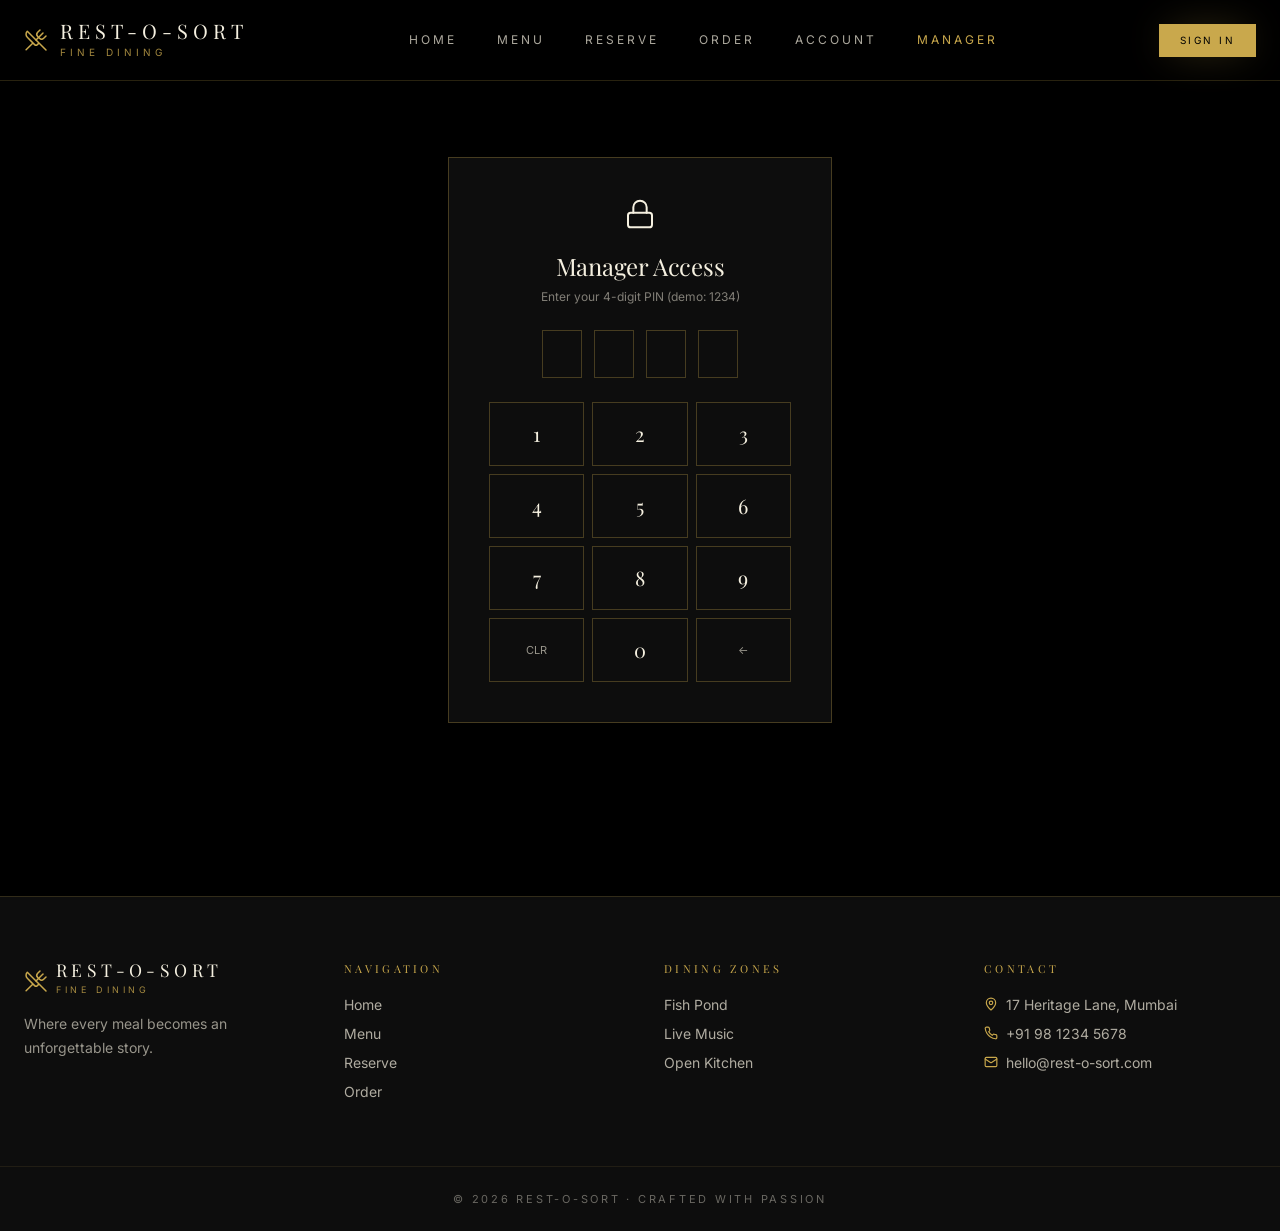
<file: manager.html>
<!doctype html>
<html lang="en"><head>
<meta charset="utf-8"><meta name="viewport" content="width=device-width,initial-scale=1">
<title>Manager Console — REST-O-SORT</title>
<meta name="description" content="Manager dashboard.">
<link href="https://fonts.googleapis.com/css2?family=Inter:wght@400;500;600&family=Playfair+Display:ital,wght@0,400;0,600;1,400&display=swap" rel="stylesheet">
<link rel="stylesheet" href="/styles.css">
</head><body><main>
<div id="mgrRoot"></div>
</main>
<script src="/script.js"></script>
<script>
const PIN='1234'; const TABS=['Bookings','Live Orders','Billing','Analytics','All Items'];
let unlocked=sessionStorage.getItem('ros_mgr')==='1', pin='', activeTab='Bookings';
function initPage(){ render(); }
function render(){
  const root=document.getElementById('mgrRoot');
  if(!unlocked){
    root.innerHTML=`<div style="min-height:80vh;display:flex;align-items:center;justify-content:center;padding:1.5rem">
      <div class="pin-box">${ICONS.lock}<h1 style="font-size:1.5rem;margin-top:.75rem">Manager Access</h1>
      <p style="font-size:.75rem;color:rgba(245,240,224,.5);margin-top:.25rem">Enter your 4-digit PIN (demo: 1234)</p>
      <div class="pin-dots">${[0,1,2,3].map(i=>`<div class="pin-dot${pin.length>i?' filled':''}"></div>`).join('')}</div>
      <div class="pin-pad">
        ${['1','2','3','4','5','6','7','8','9'].map(d=>`<button class="pin-key" data-d="${d}">${d}</button>`).join('')}
        <button class="pin-key aux" id="clr">CLR</button>
        <button class="pin-key" data-d="0">0</button>
        <button class="pin-key aux" id="bks">←</button>
      </div></div></div>`;
    root.querySelectorAll('[data-d]').forEach(b=>b.onclick=()=>{
      if(pin.length>=4) return; pin+=b.dataset.d; render();
      if(pin.length===4) setTimeout(()=>{ if(pin===PIN){ unlocked=true; sessionStorage.setItem('ros_mgr','1'); } pin=''; render(); }, 150);
    });
    document.getElementById('clr').onclick=()=>{ pin=''; render(); };
    document.getElementById('bks').onclick=()=>{ pin=pin.slice(0,-1); render(); };
    return;
  }
  const bookings=getBookings(), orders=getOrders();
  const revenue=orders.reduce((s,o)=>s+Number(o.total),0);
  const completed=orders.filter(o=>o.status==='completed').length;
  const active=orders.filter(o=>o.status!=='completed'&&o.status!=='cancelled').length;
  root.innerHTML=`<div class="container" style="padding-top:5rem;padding-bottom:5rem">
    <div class="eyebrow">DASHBOARD</div>
    <h1 style="font-size:2.25rem;margin-bottom:2rem">Manager Console</h1>
    <div class="kpi-grid">
      ${kpi('Total Reservations',bookings.length)}${kpi('Active Orders',active)}${kpi('Total Revenue','₹'+revenue.toFixed(0))}${kpi('Completed Bills',completed)}
    </div>
    <div style="display:flex;flex-wrap:wrap;gap:.5rem;margin-bottom:1.5rem">
      ${TABS.map(t=>`<button class="tab${t===activeTab?' active':''}" data-t="${t}">${t}</button>`).join('')}
    </div>
    <div class="data-wrap" id="dataPanel"></div>
  </div>`;
  document.querySelectorAll('[data-t]').forEach(b=>b.onclick=()=>{ activeTab=b.dataset.t; render(); });
  renderTab(bookings, orders, revenue);
}
function kpi(l,v){ return `<div class="kpi"><div class="kpi-l">${l}</div><div class="kpi-v">${v}</div></div>`; }
function renderTab(bookings,orders,revenue){
  const p=document.getElementById('dataPanel');
  if(activeTab==='Bookings'){
    p.innerHTML = table(['Guest','Zone','Contact','Party','Date','Time','Status'],
      bookings.map(b=>`<td>${b.guest_name}</td><td>${b.zone}</td><td>${b.contact}</td><td>${b.party_size}</td><td>${b.booking_date}</td><td>${b.booking_time}</td><td><span class="status-pill ${b.status==='cancelled'?'cancelled':''}">${b.status}</span></td>`));
  } else if(activeTab==='Live Orders'){
    p.innerHTML=table(['Customer','Type','Items','Amount','Time','Status'],
      orders.map(o=>`<td>${o.user.split('@')[0]}</td><td>${o.order_type}</td><td>${o.items.length}</td><td class="gold">₹${Number(o.total).toFixed(0)}</td><td>${new Date(o.created_at).toLocaleTimeString()}</td><td class="status-pill">${o.status}</td>`));
  } else if(activeTab==='Billing'){
    p.innerHTML = orders.length?orders.map(o=>`<div style="border:1px solid rgba(201,168,76,.15);padding:1rem;margin-bottom:.75rem">
      <div style="display:flex;justify-content:space-between;margin-bottom:.5rem"><div>Order #${o.id.slice(0,8)}</div><div style="font-family:var(--font-display);font-size:1.25rem;color:var(--gold)">₹${Number(o.total).toFixed(0)}</div></div>
      <ul style="font-size:.75rem;color:rgba(245,240,224,.6);list-style:none">${o.items.map(i=>`<li>${i.quantity}× ${i.name} — ₹${i.price*i.quantity}</li>`).join('')}</ul>
    </div>`).join(''):'<p class="cream-60">No orders.</p>';
  } else if(activeTab==='Analytics'){
    p.innerHTML=`<div class="grid-3" style="gap:1rem">
      ${kpi('Avg Order','₹'+(orders.length?(revenue/orders.length).toFixed(0):0))}
      ${kpi('Confirmed', getBookings().filter(b=>b.status==='confirmed').length)}
      ${kpi('Cancelled', getBookings().filter(b=>b.status==='cancelled').length)}
    </div>`;
  } else if(activeTab==='All Items'){
    p.innerHTML=table(['Name','Category','Price','Popular'],
      SEED_MENU.map(i=>`<td>${i.name}</td><td>${i.category}</td><td class="gold">₹${i.price}</td><td>${i.is_popular?'Yes':'No'}</td>`));
  }
}
function table(heads, rows){
  return `<table class="data-table"><thead><tr>${heads.map(h=>`<th>${h}</th>`).join('')}</tr></thead><tbody>${rows.map(r=>`<tr>${r}</tr>`).join('')||`<tr><td colspan="${heads.length}" class="cream-60" style="padding:2rem;text-align:center">No data.</td></tr>`}</tbody></table>`;
}
</script>
</body></html>
</file>
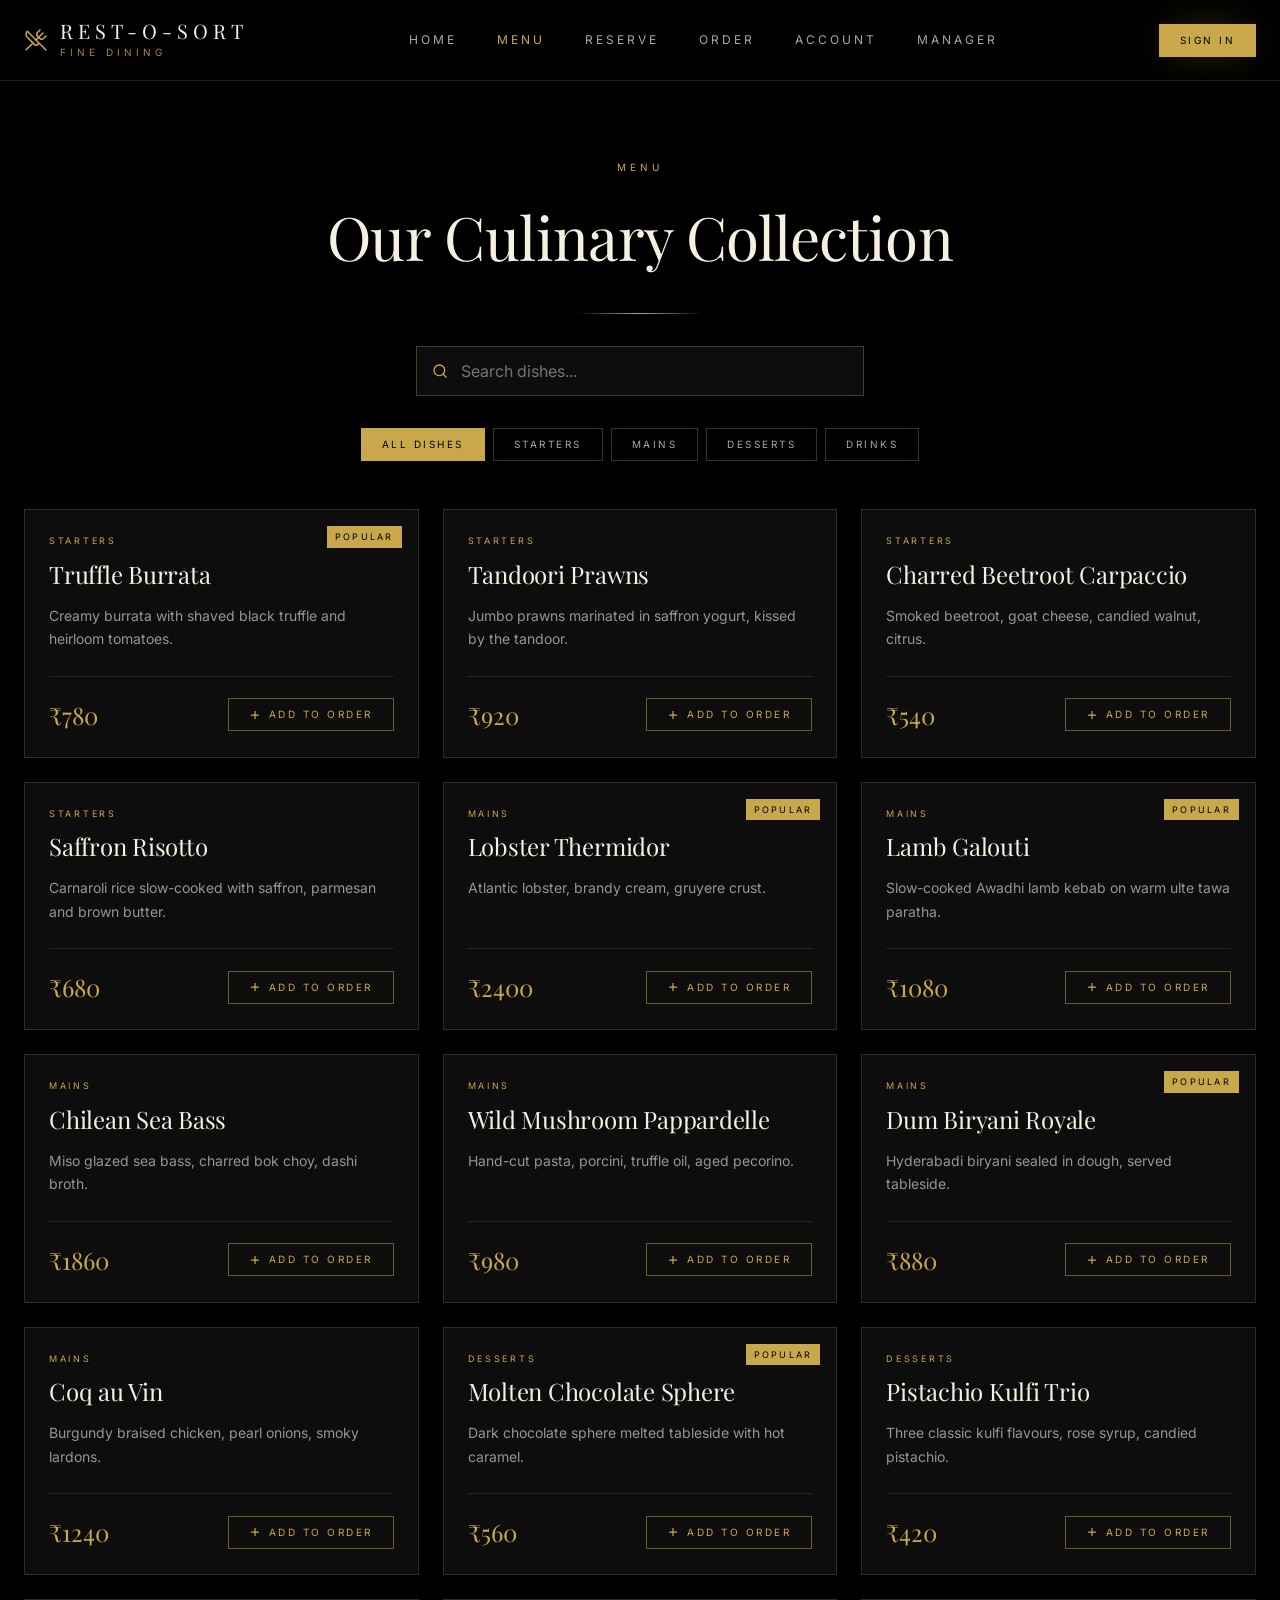
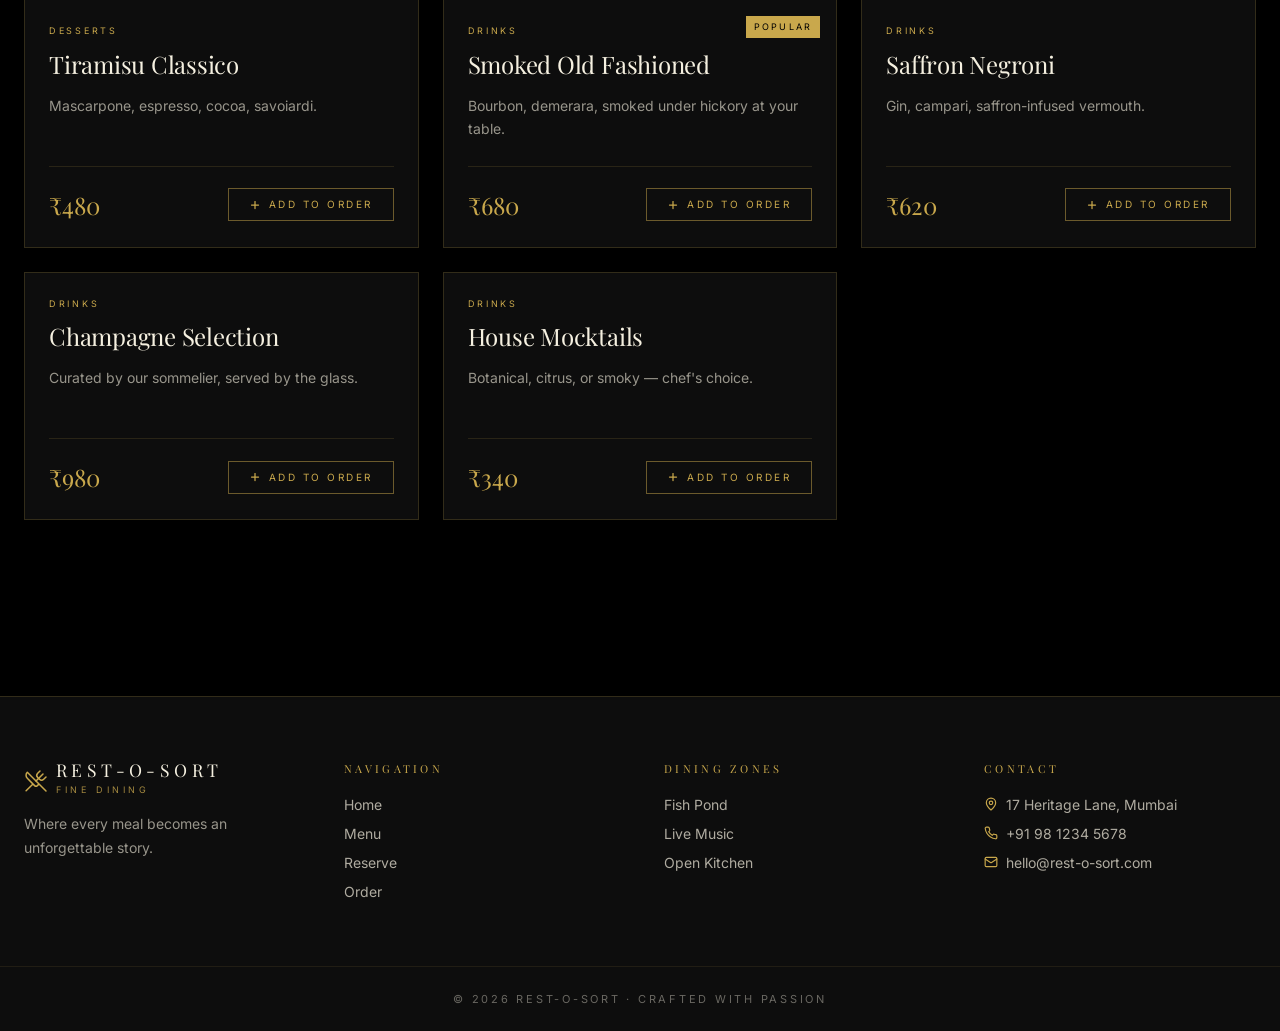
<file: menu.html>
<!doctype html>
<html lang="en">
<head>
<meta charset="utf-8"><meta name="viewport" content="width=device-width,initial-scale=1">
<title>Menu — REST-O-SORT</title>
<meta name="description" content="Our culinary collection of signature dishes.">
<link href="https://fonts.googleapis.com/css2?family=Inter:wght@400;500;600&family=Playfair+Display:ital,wght@0,400;0,600;1,400&display=swap" rel="stylesheet">
<link rel="stylesheet" href="/styles.css">
</head>
<body>
<main>
<div class="container" style="padding-top:5rem;padding-bottom:5rem">
  <div class="center" style="margin-bottom:3rem">
    <div class="eyebrow">MENU</div>
    <h1 style="font-size:clamp(3rem,6vw,3.75rem)">Our Culinary Collection</h1>
    <div class="hairline"></div>
    <div class="search-wrap" id="searchWrap"></div>
    <div class="tabs" id="tabs"></div>
  </div>
  <div class="menu-grid" id="grid"></div>
</div>
</main>
<script src="/script.js"></script>
<script>
const TABS = [['all','All Dishes'],['starters','Starters'],['mains','Mains'],['desserts','Desserts'],['drinks','Drinks']];
let activeTab='all', query='';
function initPage(){
  document.getElementById('searchWrap').innerHTML = `${ICONS.search}<input class="search-input" id="q" placeholder="Search dishes...">`;
  document.getElementById('q').addEventListener('input', e=>{ query=e.target.value; render(); });
  document.getElementById('tabs').innerHTML = TABS.map(([k,l])=>`<button class="tab${k===activeTab?' active':''}" data-k="${k}">${l}</button>`).join('');
  document.getElementById('tabs').addEventListener('click', e=>{
    const b=e.target.closest('.tab'); if(!b) return;
    activeTab=b.dataset.k;
    document.querySelectorAll('.tab').forEach(t=>t.classList.toggle('active', t.dataset.k===activeTab));
    render();
  });
  render();
}
function render(){
  const items = SEED_MENU.filter(i=>(activeTab==='all'||i.category===activeTab) && i.name.toLowerCase().includes(query.toLowerCase()));
  const grid = document.getElementById('grid');
  if(!items.length){ grid.innerHTML = '<div style="grid-column:1/-1;text-align:center;color:rgba(245,240,224,.5);padding:5rem 0">No dishes match.</div>'; return; }
  grid.innerHTML = items.map(i=>`
    <div class="menu-card">
      ${i.is_popular?'<span class="popular">Popular</span>':''}
      <div class="eyebrow-sm">${i.category}</div>
      <h3>${i.name}</h3>
      <p class="menu-desc">${i.description}</p>
      <div class="menu-foot">
        <div class="price">₹${i.price}</div>
        <button class="btn btn-outline btn-sm" data-add='${JSON.stringify({id:i.id,name:i.name,price:i.price})}' style="display:inline-flex;align-items:center;gap:.5rem">${ICONS.plus} Add to Order</button>
      </div>
    </div>`).join('');
  grid.querySelectorAll('[data-add]').forEach(b=>b.addEventListener('click', ()=>{
    const d=JSON.parse(b.dataset.add); addToCart(d); toast(d.name+' added');
  }));
}
</script>
</body></html>
</file>
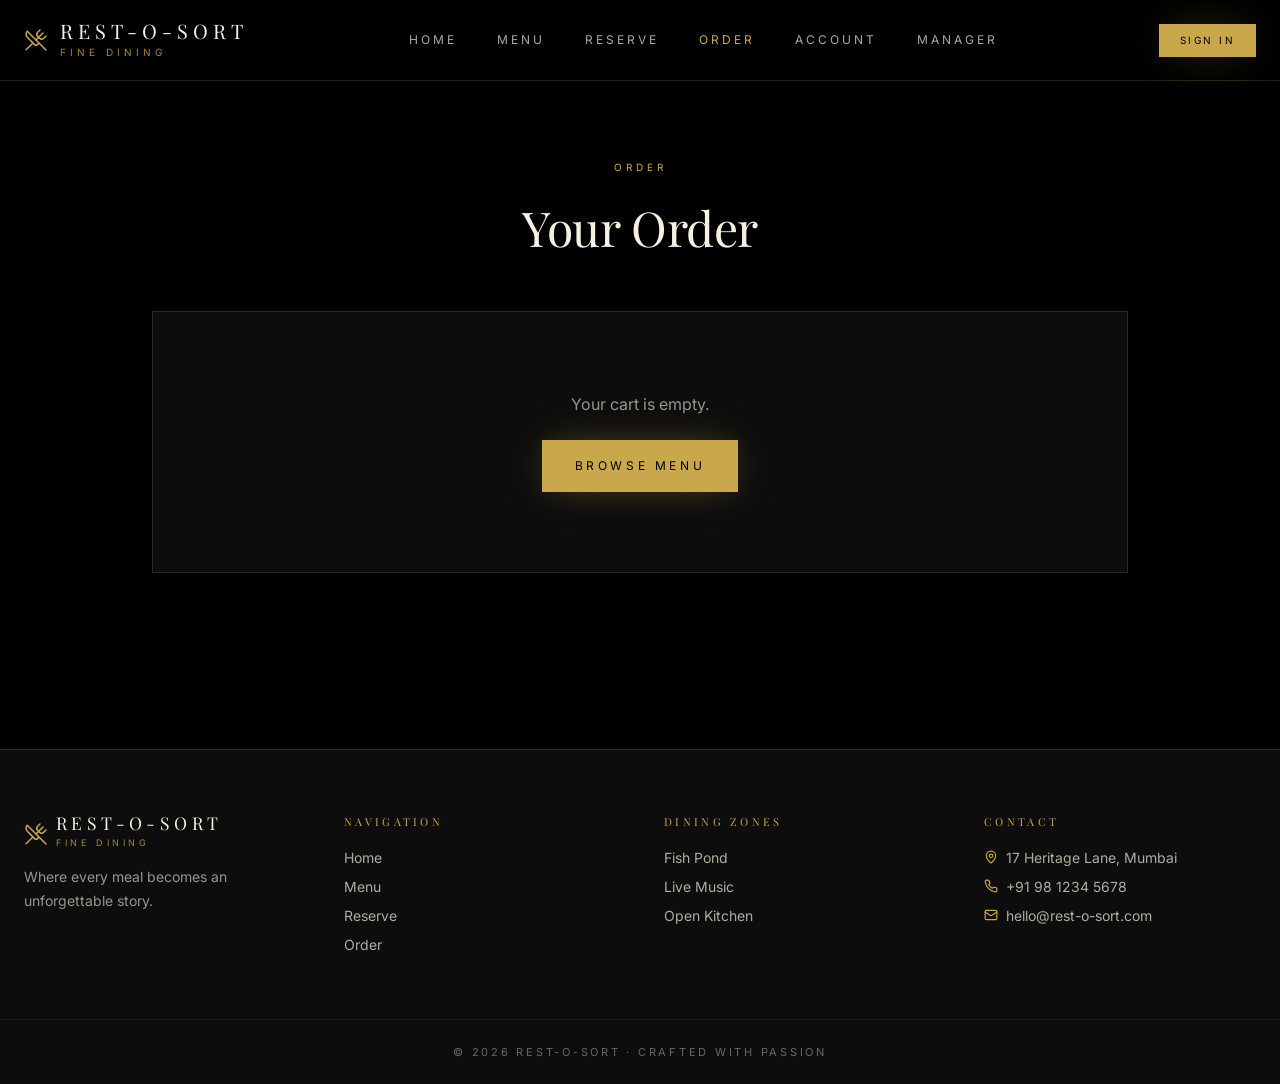
<file: order.html>
<!doctype html>
<html lang="en"><head>
<meta charset="utf-8"><meta name="viewport" content="width=device-width,initial-scale=1">
<title>Your Order — REST-O-SORT</title>
<meta name="description" content="Review your order and check out.">
<link href="https://fonts.googleapis.com/css2?family=Inter:wght@400;500;600&family=Playfair+Display:ital,wght@0,400;0,600;1,400&display=swap" rel="stylesheet">
<link rel="stylesheet" href="/styles.css">
</head><body><main>
<div class="container" style="padding-top:5rem;padding-bottom:5rem;max-width:64rem">
  <div class="center" style="margin-bottom:3rem">
    <div class="eyebrow">ORDER</div>
    <h1 style="font-size:3rem">Your Order</h1>
  </div>
  <div id="orderRoot"></div>
</div>
</main>
<script src="/script.js"></script>
<script>
function initPage(){ render(); }
function render(){
  const items=getCart();
  const root=document.getElementById('orderRoot');
  if(!items.length){
    root.innerHTML=`<div class="empty-cart"><p class="cream-60">Your cart is empty.</p><a href="/menu" class="btn btn-primary" style="margin-top:1.5rem;display:inline-block">Browse Menu</a></div>`;
    return;
  }
  root.innerHTML=`
    <div class="order-grid">
      <div>${items.map(i=>`
        <div class="cart-row">
          <div style="flex:1"><div style="font-family:var(--font-display);font-size:1.125rem">${i.name}</div><div class="gold" style="font-size:.875rem">₹${i.price}</div></div>
          <div class="qty">
            <button data-dec="${i.id}">${ICONS.minus}</button><span>${i.quantity}</span><button data-inc="${i.id}">${ICONS.plus}</button>
          </div>
          <div style="font-family:var(--font-display);font-size:1.125rem;width:5rem;text-align:right">₹${i.price*i.quantity}</div>
          <button class="icon-btn" data-rm="${i.id}">${ICONS.trash}</button>
        </div>`).join('')}</div>
      <aside class="summary">
        <h3 class="eyebrow-sm" style="font-size:10px">Summary</h3>
        <div style="margin-top:1rem">
          <div class="summary-row"><span>Items</span><span>${cartCount()}</span></div>
          <div class="summary-row"><span>Subtotal</span><span>₹${cartTotal()}</span></div>
        </div>
        <div class="summary-total"><span style="font-size:11px;letter-spacing:.2em;text-transform:uppercase">Total</span><span style="font-family:var(--font-display);font-size:1.5rem;color:var(--gold)">₹${cartTotal()}</span></div>
        <button id="checkout" class="btn btn-primary" style="width:100%;margin-top:1.5rem;padding:.75rem">Place Order</button>
      </aside>
    </div>`;
  root.querySelectorAll('[data-inc]').forEach(b=>b.onclick=()=>{ const i=getCart().find(x=>x.id===b.dataset.inc); setQty(b.dataset.inc, i.quantity+1); render(); });
  root.querySelectorAll('[data-dec]').forEach(b=>b.onclick=()=>{ const i=getCart().find(x=>x.id===b.dataset.dec); setQty(b.dataset.dec, i.quantity-1); render(); });
  root.querySelectorAll('[data-rm]').forEach(b=>b.onclick=()=>{ removeFromCart(b.dataset.rm); render(); });
  document.getElementById('checkout').onclick=()=>{
    const u=currentUser();
    if(!u){ toast('Please sign in','error'); setTimeout(()=>location.href='/signin',700); return; }
    const orders=getOrders();
    orders.unshift({ id:uid(), user:u.email, order_type:'delivery', items:getCart(), total:cartTotal(), status:'pending', created_at:new Date().toISOString() });
    saveOrders(orders);
    clearCart();
    toast('Order placed!');
    setTimeout(()=>location.href='/account', 700);
  };
}
</script>
</body></html>
</file>
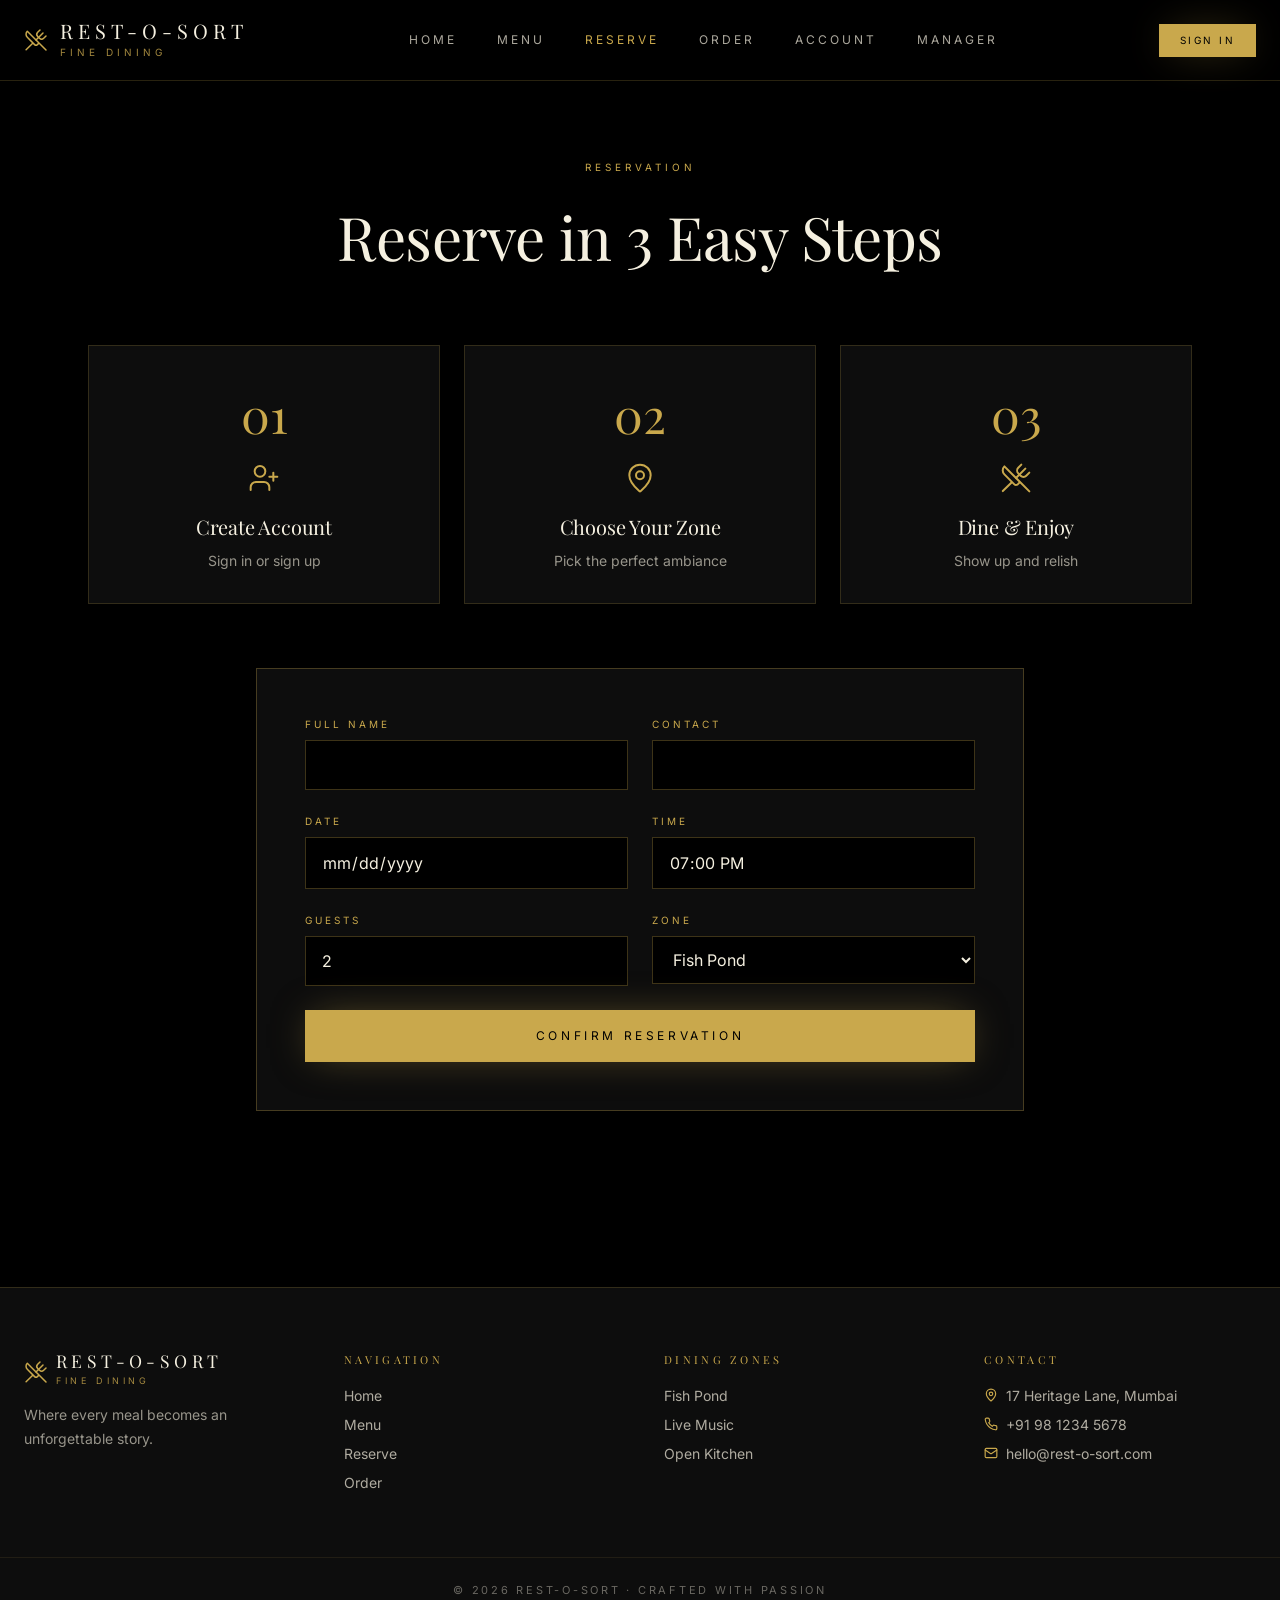
<file: reserve.html>
<!doctype html>
<html lang="en"><head>
<meta charset="utf-8"><meta name="viewport" content="width=device-width,initial-scale=1">
<title>Reserve — REST-O-SORT</title>
<meta name="description" content="Reserve your table at REST-O-SORT in three easy steps.">
<link href="https://fonts.googleapis.com/css2?family=Inter:wght@400;500;600&family=Playfair+Display:ital,wght@0,400;0,600;1,400&display=swap" rel="stylesheet">
<link rel="stylesheet" href="/styles.css">
</head><body><main>
<div class="container" style="padding-top:5rem;padding-bottom:5rem;max-width:72rem">
  <div class="center" style="margin-bottom:4rem">
    <div class="eyebrow">RESERVATION</div>
    <h1 style="font-size:clamp(3rem,6vw,3.75rem)">Reserve in 3 Easy Steps</h1>
  </div>
  <div class="steps" id="steps"></div>
  <form id="reserveForm" class="form-card">
    <label class="field"><div class="field-label">Full Name</div><input class="input" name="guest_name" required></label>
    <label class="field"><div class="field-label">Contact</div><input class="input" name="contact" required></label>
    <label class="field"><div class="field-label">Date</div><input class="input" type="date" name="date" required></label>
    <label class="field"><div class="field-label">Time</div><input class="input" type="time" name="time" value="19:00" required></label>
    <label class="field"><div class="field-label">Guests</div><input class="input" type="number" name="party_size" value="2" min="1" max="20" required></label>
    <label class="field"><div class="field-label">Zone</div>
      <select class="input" name="zone">
        <option value="fish_pond">Fish Pond</option>
        <option value="live_music">Live Music</option>
        <option value="open_kitchen">Open Kitchen</option>
      </select>
    </label>
    <button class="btn btn-primary form-full" type="submit">Confirm Reservation</button>
  </form>
</div>
</main>
<script src="/script.js"></script>
<script>
const SLOT_CAPACITY=30;
function initPage(){
  document.getElementById('steps').innerHTML=[
    {i:ICONS.user,n:1,t:'Create Account',d:'Sign in or sign up'},
    {i:ICONS.pin,n:2,t:'Choose Your Zone',d:'Pick the perfect ambiance'},
    {i:ICONS.utensils,n:3,t:'Dine & Enjoy',d:'Show up and relish'},
  ].map(s=>`<div class="step"><div class="step-num">0${s.n}</div>${s.i}<h3 style="font-size:1.25rem">${s.t}</h3><p class="cream-60" style="font-size:.875rem;margin-top:.5rem">${s.d}</p></div>`).join('');

  document.getElementById('reserveForm').addEventListener('submit', e=>{
    e.preventDefault();
    const u=currentUser();
    if(!u){ toast('Please sign in to reserve','error'); setTimeout(()=>location.href='/signin',800); return; }
    const fd=new FormData(e.target); const data=Object.fromEntries(fd.entries());
    data.party_size=Number(data.party_size);
    const dt=new Date(`${data.date}T${data.time}`);
    if(dt < new Date()){ toast('Cannot book in the past','error'); return; }
    const bookings=getBookings();
    const slotTotal=bookings.filter(b=>b.booking_date===data.date && b.booking_time===data.time && b.status!=='cancelled').reduce((s,b)=>s+b.party_size,0);
    if(slotTotal+data.party_size > SLOT_CAPACITY){ toast('This time slot is full','error'); return; }
    if(bookings.some(b=>b.user===u.email && b.zone===data.zone && b.booking_date===data.date && b.booking_time===data.time && b.status!=='cancelled')){
      toast('You already have a booking for this slot','error'); return;
    }
    bookings.push({ id:uid(), user:u.email, ...data, status:'confirmed', created_at:new Date().toISOString() });
    saveBookings(bookings);
    toast('Reservation confirmed!');
    setTimeout(()=>location.href='/account', 700);
  });
}
</script>
</body></html>
</file>
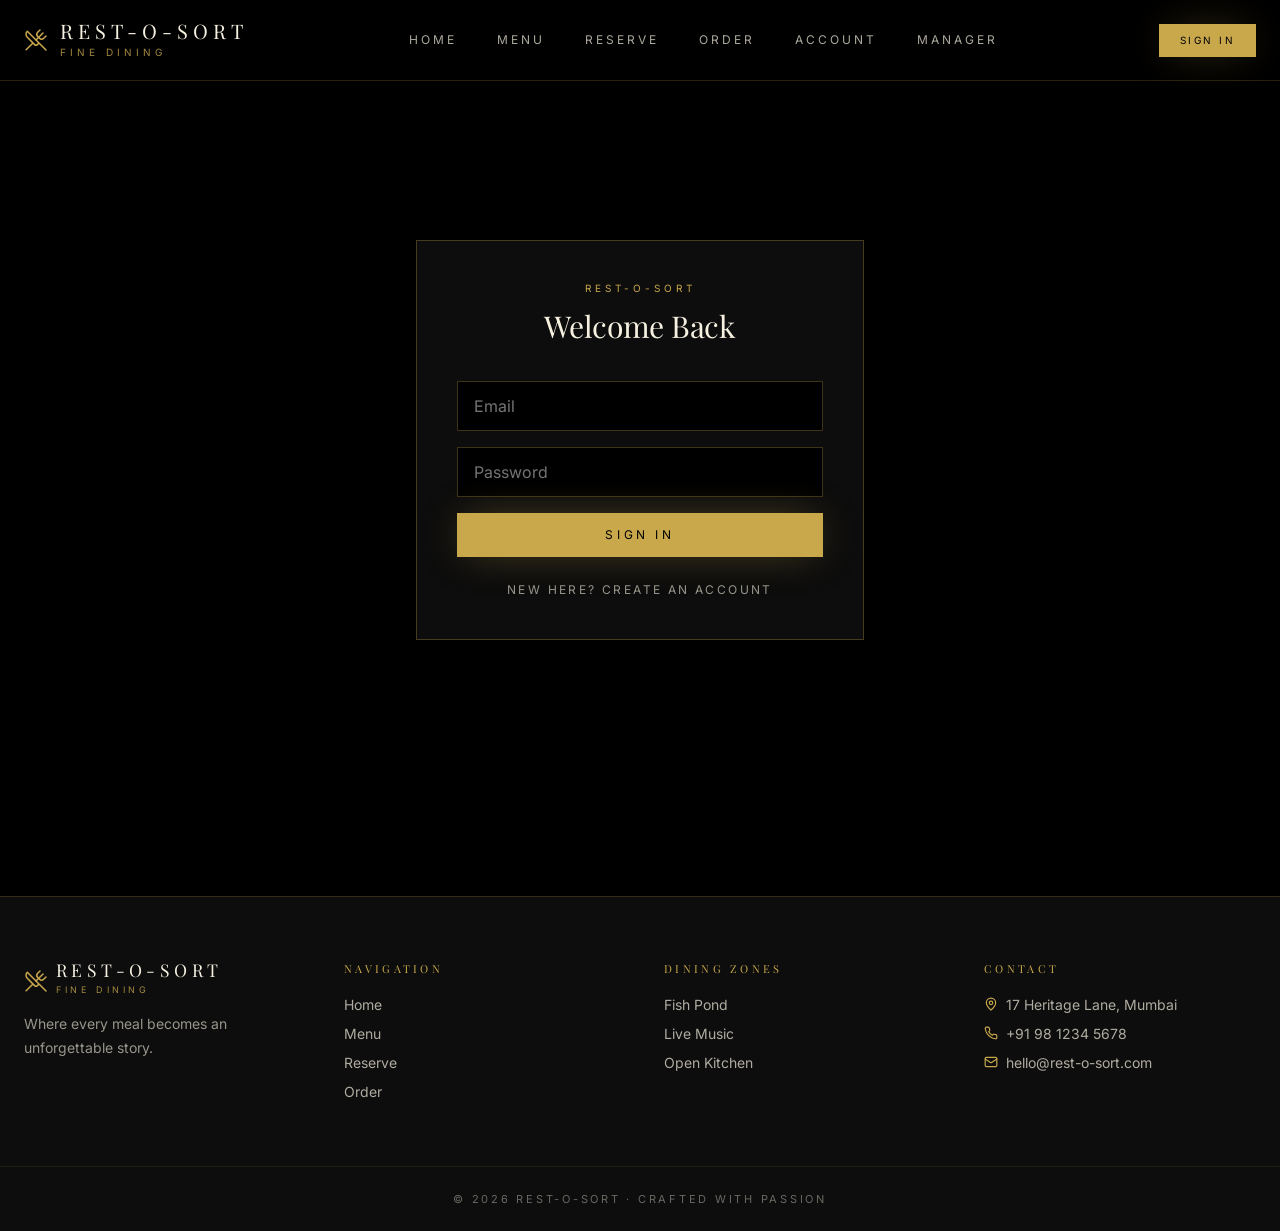
<file: signin.html>
<!doctype html>
<html lang="en"><head>
<meta charset="utf-8"><meta name="viewport" content="width=device-width,initial-scale=1">
<title>Sign In — REST-O-SORT</title>
<meta name="description" content="Sign in or join the Rest-O-Sort table.">
<link href="https://fonts.googleapis.com/css2?family=Inter:wght@400;500;600&family=Playfair+Display:ital,wght@0,400;0,600;1,400&display=swap" rel="stylesheet">
<link rel="stylesheet" href="/styles.css">
</head><body><main>
<div class="container" style="display:flex;align-items:center;justify-content:center;min-height:80vh;padding:4rem 1.5rem">
  <div class="auth-card">
    <div class="center">
      <div class="eyebrow" style="margin-bottom:.5rem">REST-O-SORT</div>
      <h1 class="auth-title" id="authTitle">Welcome Back</h1>
    </div>
    <form id="authForm" class="auth-form">
      <input id="nameField" class="input" placeholder="Full name" style="background:#000;display:none">
      <input id="email" class="input" type="email" placeholder="Email" required style="background:#000">
      <input id="password" class="input" type="password" minlength="6" placeholder="Password" required style="background:#000">
      <button class="btn btn-primary" id="submitBtn" style="width:100%;padding:.75rem">Sign In</button>
    </form>
    <button class="auth-toggle" id="toggle">New here? Create an account</button>
  </div>
</div>
</main>
<script src="/script.js"></script>
<script>
let mode='signin';
function initPage(){
  if(currentUser()){ location.href='/account'; return; }
  document.getElementById('toggle').onclick=()=>{
    mode = mode==='signin'?'signup':'signin';
    document.getElementById('authTitle').textContent = mode==='signin'?'Welcome Back':'Join the Table';
    document.getElementById('submitBtn').textContent = mode==='signin'?'Sign In':'Create Account';
    document.getElementById('toggle').textContent = mode==='signin'?'New here? Create an account':'Already a member? Sign in';
    document.getElementById('nameField').style.display = mode==='signup'?'block':'none';
    document.getElementById('nameField').required = mode==='signup';
  };
  document.getElementById('authForm').addEventListener('submit', e=>{
    e.preventDefault();
    const email=document.getElementById('email').value.trim().toLowerCase();
    const password=document.getElementById('password').value;
    const name=document.getElementById('nameField').value.trim();
    const creds=LS.get('ros_creds',{});
    if(mode==='signup'){
      if(creds[email]){ toast('Account already exists','error'); return; }
      creds[email]=password; LS.set('ros_creds',creds);
      ensureProfile(email, name||'Guest');
      setCurrentUser({email, full_name:name||'Guest'});
      toast("Welcome! You're signed in.");
    } else {
      if(!creds[email] || creds[email]!==password){ toast('Invalid email or password','error'); return; }
      const p=ensureProfile(email);
      setCurrentUser({email, full_name:p.full_name});
      toast('Welcome back.');
    }
    setTimeout(()=>location.href='/account', 600);
  });
}
</script>
</body></html>
</file>
<file: styles.css>
/* REST-O-SORT — dark luxury theme */
*,*::before,*::after{box-sizing:border-box;margin:0;padding:0;border:0 solid rgba(201,168,76,.18)}
:root{
  --bg:#000;--onyx:#0d0d0d;--cream:#f5f0e0;--gold:#C9A84C;--gold-soft:#d8bd6e;
  --destructive:#c0392b;
  --font-display:"Playfair Display",Georgia,serif;
  --font-sans:"Inter",system-ui,sans-serif;
}
html{scroll-behavior:smooth}
body{background:var(--bg);color:var(--cream);font-family:var(--font-sans);-webkit-font-smoothing:antialiased;line-height:1.5;min-height:100vh;display:flex;flex-direction:column}
main{flex:1;padding-top:80px}
h1,h2,h3,h4,h5,h6{font-family:var(--font-display);letter-spacing:-.01em;font-weight:400;color:var(--cream)}
a{color:inherit;text-decoration:none}
button{font:inherit;cursor:pointer;background:none;color:inherit}
img{display:block;max-width:100%}
input,select,textarea{font:inherit;color:var(--cream)}
em{font-style:italic}

/* Utilities */
.container{max-width:80rem;margin:0 auto;padding:0 1.5rem}
.center{text-align:center}
.gold{color:var(--gold)}
.cream-60{color:rgba(245,240,224,.6)}
.cream-70{color:rgba(245,240,224,.7)}
.cream-80{color:rgba(245,240,224,.8)}
.font-display{font-family:var(--font-display)}
.italic{font-style:italic}
.eyebrow{font-size:10px;letter-spacing:.4em;color:var(--gold);text-transform:uppercase;margin-bottom:1rem}
.eyebrow-sm{font-size:9px;letter-spacing:.3em;color:var(--gold);text-transform:uppercase}
.hairline{height:1px;width:8rem;margin:2rem auto;background:linear-gradient(90deg,transparent,var(--gold),transparent)}

/* Buttons */
.btn{display:inline-block;padding:1rem 2rem;font-size:12px;letter-spacing:.3em;text-transform:uppercase;transition:all .2s;border:1px solid transparent;cursor:pointer;text-align:center}
.btn-primary{background:var(--gold);color:#000;box-shadow:0 0 40px -10px rgba(201,168,76,.5)}
.btn-primary:hover{background:var(--gold-soft)}
.btn-outline{border-color:rgba(201,168,76,.5);color:var(--gold)}
.btn-outline:hover{background:var(--gold);color:#000}
.btn-sm{padding:.5rem 1.25rem;font-size:10px;letter-spacing:.25em}
.btn-danger{border:1px solid rgba(192,57,43,.4);color:var(--destructive);padding:.5rem 1.25rem;font-size:10px;letter-spacing:.25em;text-transform:uppercase}
.btn-danger:hover{background:var(--destructive);color:var(--cream)}

/* Navbar */
.nav{position:fixed;top:0;left:0;right:0;z-index:50;backdrop-filter:blur(18px);background:rgba(0,0,0,.7);border-bottom:1px solid rgba(201,168,76,.2)}
.nav-inner{max-width:80rem;margin:0 auto;padding:0 1.5rem;height:80px;display:flex;align-items:center;justify-content:space-between}
.brand{display:flex;align-items:center;gap:.75rem}
.brand-mark{width:24px;height:24px;color:var(--gold)}
.brand-name{font-family:var(--font-display);font-size:1.25rem;letter-spacing:.25em;color:var(--cream);line-height:1}
.brand-sub{font-size:10px;letter-spacing:.4em;color:rgba(201,168,76,.8);margin-top:4px}
.nav-links{display:none;gap:2.5rem;align-items:center}
.nav-link{font-size:12px;letter-spacing:.25em;text-transform:uppercase;color:rgba(245,240,224,.7);transition:color .2s}
.nav-link:hover,.nav-link.active{color:var(--gold)}
.nav-cta{display:none}
.nav-toggle{color:var(--gold);background:none;padding:.5rem}
@media(min-width:1024px){.nav-links{display:flex}.nav-cta{display:block}.nav-toggle{display:none}}
.nav-mobile{display:none;border-top:1px solid rgba(201,168,76,.2);background:rgba(0,0,0,.95);padding:1.5rem;flex-direction:column;gap:1rem}
.nav-mobile.open{display:flex}

/* Hero */
.hero{position:relative;height:92vh;display:flex;align-items:center;justify-content:center;overflow:hidden;margin-top:-80px}
.hero img{position:absolute;inset:0;width:100%;height:100%;object-fit:cover;opacity:.6}
.hero-overlay{position:absolute;inset:0;background:linear-gradient(to bottom,rgba(0,0,0,.6),rgba(0,0,0,.3),#000)}
.hero-content{position:relative;z-index:10;text-align:center;padding:0 1.5rem;max-width:56rem}
.hero h1{font-size:clamp(3.5rem,9vw,6rem)}
.hero p{font-family:var(--font-display);font-style:italic;font-size:clamp(1rem,2vw,1.25rem);color:rgba(245,240,224,.8)}
.hero-ctas{margin-top:3rem;display:flex;flex-direction:column;gap:1rem;justify-content:center}
@media(min-width:640px){.hero-ctas{flex-direction:row}}

/* Sections */
.section{padding:8rem 0}
.section-title{font-size:clamp(2.5rem,5vw,3.25rem);text-align:center}
.section-onyx{background:var(--onyx);border-top:1px solid rgba(201,168,76,.1);border-bottom:1px solid rgba(201,168,76,.1)}

/* Stats bar */
.stats{background:var(--onyx);border-top:1px solid rgba(201,168,76,.2);border-bottom:1px solid rgba(201,168,76,.2)}
.stats-grid{max-width:72rem;margin:0 auto;padding:3rem 1.5rem;display:grid;grid-template-columns:repeat(3,1fr);gap:1.5rem;text-align:center}
.stat-num{font-family:var(--font-display);font-size:clamp(2.25rem,5vw,3rem);color:var(--gold)}
.stat-label{font-size:10px;letter-spacing:.3em;text-transform:uppercase;color:rgba(245,240,224,.6);margin-top:.5rem}

/* Story */
.story{display:grid;gap:4rem;align-items:center;max-width:80rem;margin:0 auto;padding:8rem 1.5rem}
@media(min-width:768px){.story{grid-template-columns:1fr 1fr}}
.story-img-wrap{position:relative}
.story-img-wrap img{width:100%;aspect-ratio:4/5;object-fit:cover}
.story-badge{position:absolute;bottom:-1.5rem;right:-1.5rem;background:var(--onyx);border:1px solid rgba(201,168,76,.4);padding:1rem 1.5rem;text-align:center}
.stars{display:flex;gap:.25rem;justify-content:center;color:var(--gold);margin-bottom:.25rem}
.story h2{font-size:clamp(2.25rem,5vw,3rem)}
.story p{color:rgba(245,240,224,.7);margin-top:1.5rem;line-height:1.7}
.features{margin-top:2.5rem;display:grid;grid-template-columns:repeat(3,1fr);gap:1.5rem}
.feature{text-align:center}
.feature svg{width:2rem;height:2rem;color:var(--gold);margin:0 auto .75rem}
.feature-title{font-size:11px;letter-spacing:.2em;text-transform:uppercase;color:rgba(245,240,224,.8)}

/* Zone cards */
.grid-3{display:grid;gap:1.5rem;grid-template-columns:1fr}
@media(min-width:768px){.grid-3{grid-template-columns:repeat(3,1fr)}}
.zone-card{position:relative;overflow:hidden;border:1px solid rgba(201,168,76,.2);transition:border-color .3s}
.zone-card:hover{border-color:rgba(201,168,76,.6)}
.zone-card img{width:100%;aspect-ratio:4/5;object-fit:cover;transition:transform .7s}
.zone-card:hover img{transform:scale(1.05)}
.zone-card-grad{position:absolute;inset:0;background:linear-gradient(to top,var(--onyx),rgba(13,13,13,.4),transparent)}
.zone-card-body{position:absolute;bottom:0;left:0;right:0;padding:2rem}
.zone-card-body svg{width:2rem;height:2rem;color:var(--gold);margin-bottom:.75rem}
.zone-card-body h3{font-size:1.5rem}
.zone-card-body p{font-size:.875rem;color:rgba(245,240,224,.7);margin-top:.5rem}

/* Testimonials */
.test-card{border:1px solid rgba(201,168,76,.2);background:var(--onyx);padding:2rem;transition:border-color .3s}
.test-card:hover{border-color:rgba(201,168,76,.6)}
.test-card p{font-family:var(--font-display);font-style:italic;color:rgba(245,240,224,.8);line-height:1.7;margin-top:1rem}
.test-author{margin-top:1.5rem;font-size:12px;letter-spacing:.25em;text-transform:uppercase;color:var(--gold)}

/* Menu page */
.search-wrap{max-width:28rem;margin:0 auto;position:relative}
.search-wrap svg{position:absolute;left:1rem;top:50%;transform:translateY(-50%);width:16px;height:16px;color:var(--gold)}
.search-input{width:100%;background:var(--onyx);border:1px solid rgba(201,168,76,.3);padding:.75rem 1rem .75rem 2.75rem;outline:none}
.search-input:focus{border-color:var(--gold)}
.tabs{margin-top:2rem;display:flex;flex-wrap:wrap;justify-content:center;gap:.5rem}
.tab{padding:.5rem 1.25rem;font-size:10px;letter-spacing:.25em;text-transform:uppercase;border:1px solid rgba(201,168,76,.3);color:rgba(245,240,224,.7);transition:all .2s}
.tab:hover{border-color:var(--gold);color:var(--gold)}
.tab.active{background:var(--gold);color:#000;border-color:var(--gold)}
.menu-grid{display:grid;gap:1.5rem;grid-template-columns:1fr;margin-top:2rem}
@media(min-width:640px){.menu-grid{grid-template-columns:repeat(2,1fr)}}
@media(min-width:1024px){.menu-grid{grid-template-columns:repeat(3,1fr)}}
.menu-card{position:relative;border:1px solid rgba(201,168,76,.2);background:var(--onyx);padding:1.5rem;transition:border-color .3s}
.menu-card:hover{border-color:rgba(201,168,76,.6)}
.popular{position:absolute;top:1rem;right:1rem;background:var(--gold);color:#000;font-size:9px;letter-spacing:.25em;text-transform:uppercase;padding:.25rem .5rem}
.menu-card h3{font-size:1.5rem;margin-top:.5rem}
.menu-desc{font-size:.875rem;color:rgba(245,240,224,.6);margin-top:.75rem;line-height:1.7;min-height:3rem}
.menu-foot{margin-top:1.5rem;padding-top:1.25rem;border-top:1px solid rgba(201,168,76,.15);display:flex;justify-content:space-between;align-items:center}
.price{font-family:var(--font-display);font-size:1.5rem;color:var(--gold)}

/* Forms */
.field{display:block}
.field-label{font-size:10px;letter-spacing:.3em;text-transform:uppercase;color:var(--gold);margin-bottom:.5rem}
.input{width:100%;background:#000;border:1px solid rgba(201,168,76,.3);padding:.75rem 1rem;outline:none;color:var(--cream)}
.input:focus{border-color:var(--gold)}
.form-card{border:1px solid rgba(201,168,76,.3);background:var(--onyx);padding:2rem;display:grid;gap:1.5rem;max-width:48rem;margin:0 auto}
@media(min-width:768px){.form-card{padding:3rem;grid-template-columns:1fr 1fr}}
.form-full{grid-column:1/-1}

/* Reserve steps */
.steps{display:grid;gap:1.5rem;grid-template-columns:1fr;margin-bottom:4rem}
@media(min-width:768px){.steps{grid-template-columns:repeat(3,1fr)}}
.step{border:1px solid rgba(201,168,76,.2);background:var(--onyx);padding:2rem;text-align:center}
.step-num{font-family:var(--font-display);font-size:3rem;color:var(--gold);margin-bottom:.75rem}
.step svg{width:2rem;height:2rem;color:var(--gold);margin:0 auto .75rem}

/* Order page */
.order-grid{display:grid;gap:2rem;grid-template-columns:1fr}
@media(min-width:768px){.order-grid{grid-template-columns:2fr 1fr}}
.cart-row{border:1px solid rgba(201,168,76,.2);background:var(--onyx);padding:1.25rem;display:flex;align-items:center;gap:1rem;justify-content:space-between}
.qty{display:flex;align-items:center;border:1px solid rgba(201,168,76,.3);padding:0 .5rem}
.qty button{padding:.5rem;color:var(--gold)}
.qty span{width:1.5rem;text-align:center}
.summary{border:1px solid rgba(201,168,76,.3);background:var(--onyx);padding:1.5rem;height:fit-content}
.summary-row{display:flex;justify-content:space-between;font-size:.875rem;color:rgba(245,240,224,.7);margin-top:.5rem}
.summary-total{display:flex;justify-content:space-between;align-items:center;border-top:1px solid rgba(201,168,76,.2);margin-top:1rem;padding-top:1rem}
.empty-cart{text-align:center;padding:5rem 1rem;border:1px solid rgba(201,168,76,.2);background:var(--onyx)}
.icon-btn{color:rgba(245,240,224,.4);padding:.5rem}
.icon-btn:hover{color:var(--destructive)}

/* Account */
.profile-card{border:1px solid rgba(201,168,76,.3);background:var(--onyx);padding:2rem;display:flex;flex-direction:column;gap:1.5rem;align-items:center}
@media(min-width:768px){.profile-card{flex-direction:row;text-align:left}}
.avatar{width:5rem;height:5rem;border-radius:50%;background:var(--gold);color:#000;font-family:var(--font-display);font-size:2rem;display:flex;align-items:center;justify-content:center}
.profile-info{flex:1;text-align:center}
@media(min-width:768px){.profile-info{text-align:left}}
.wallet-box{text-align:center;border-left:0;padding:0;border-top:1px solid rgba(201,168,76,.2);padding-top:1rem;width:100%}
@media(min-width:768px){.wallet-box{border-top:0;border-left:1px solid rgba(201,168,76,.2);padding:0 0 0 1.5rem;width:auto;text-align:right}}
.tabs-row{margin-top:1.5rem;display:flex;flex-wrap:wrap;gap:.5rem}
.tab-panel{margin-top:2rem;border:1px solid rgba(201,168,76,.2);background:var(--onyx);padding:1.5rem;min-height:300px}
.stat-box{border:1px solid rgba(201,168,76,.2);padding:1.5rem;text-align:center}
.stat-box .v{font-family:var(--font-display);font-size:2.25rem;color:var(--gold)}
.list-row{border:1px solid rgba(201,168,76,.15);padding:1rem;display:flex;justify-content:space-between;align-items:center;margin-bottom:.5rem}

/* Manager */
.pin-box{border:1px solid rgba(201,168,76,.3);background:var(--onyx);padding:2.5rem;max-width:24rem;width:100%;text-align:center}
.pin-dots{display:flex;justify-content:center;gap:.75rem;margin:1.5rem 0}
.pin-dot{width:2.5rem;height:3rem;border:1px solid rgba(201,168,76,.3)}
.pin-dot.filled{border-color:var(--gold);background:var(--gold)}
.pin-pad{display:grid;grid-template-columns:repeat(3,1fr);gap:.5rem}
.pin-key{padding:1rem;border:1px solid rgba(201,168,76,.3);font-family:var(--font-display);font-size:1.25rem;color:var(--cream);transition:all .2s}
.pin-key:hover{background:var(--gold);color:#000}
.pin-key.aux{font-family:var(--font-sans);font-size:11px;color:rgba(245,240,224,.6)}
.kpi-grid{display:grid;grid-template-columns:repeat(2,1fr);gap:1rem;margin-bottom:2.5rem}
@media(min-width:768px){.kpi-grid{grid-template-columns:repeat(4,1fr)}}
.kpi{border:1px solid rgba(201,168,76,.2);padding:1.25rem}
.kpi-l{font-size:10px;letter-spacing:.3em;text-transform:uppercase;color:rgba(245,240,224,.6)}
.kpi-v{font-family:var(--font-display);font-size:1.875rem;color:var(--gold);margin-top:.5rem}
.data-table{width:100%;font-size:.875rem;border-collapse:collapse}
.data-table th{padding:.75rem;text-align:left;font-size:10px;letter-spacing:.25em;text-transform:uppercase;color:var(--gold)}
.data-table td{padding:.75rem;border-top:1px solid rgba(201,168,76,.1);color:rgba(245,240,224,.7)}
.data-wrap{border:1px solid rgba(201,168,76,.2);background:var(--onyx);padding:1.5rem;overflow-x:auto}

/* Auth */
.auth-card{width:100%;max-width:28rem;border:1px solid rgba(201,168,76,.3);background:var(--onyx);padding:2.5rem;margin:4rem auto}
.auth-title{font-size:1.875rem;text-align:center;margin-top:.5rem}
.auth-form{display:flex;flex-direction:column;gap:1rem;margin-top:2rem}
.auth-toggle{display:block;width:100%;text-align:center;font-size:12px;letter-spacing:.2em;text-transform:uppercase;color:rgba(245,240,224,.6);margin-top:1.5rem}
.auth-toggle:hover{color:var(--gold)}

/* CTA banner */
.cta-banner{background:var(--onyx);border-top:1px solid rgba(201,168,76,.2)}
.cta-inner{max-width:56rem;margin:0 auto;padding:6rem 1.5rem;text-align:center}

/* Footer */
.footer{border-top:1px solid rgba(201,168,76,.2);background:var(--onyx);margin-top:6rem}
.footer-grid{max-width:80rem;margin:0 auto;padding:4rem 1.5rem;display:grid;gap:3rem;grid-template-columns:1fr}
@media(min-width:768px){.footer-grid{grid-template-columns:repeat(4,1fr)}}
.footer h4{font-size:11px;letter-spacing:.3em;text-transform:uppercase;color:var(--gold);margin-bottom:1rem}
.footer ul{list-style:none;display:flex;flex-direction:column;gap:.5rem;font-size:.875rem;color:rgba(245,240,224,.7)}
.footer a:hover{color:var(--gold)}
.footer-row{display:flex;align-items:center;gap:.5rem}
.footer-row svg{width:14px;height:14px;color:var(--gold);flex-shrink:0}
.footer-bottom{border-top:1px solid rgba(201,168,76,.1);padding:1.5rem;text-align:center;font-size:11px;letter-spacing:.25em;text-transform:uppercase;color:rgba(245,240,224,.4)}

/* Toast */
.toast{position:fixed;bottom:2rem;right:2rem;background:var(--onyx);border:1px solid var(--gold);color:var(--cream);padding:1rem 1.5rem;z-index:100;animation:slideIn .3s ease;max-width:24rem}
.toast.error{border-color:var(--destructive);color:var(--destructive)}
@keyframes slideIn{from{transform:translateX(120%);opacity:0}to{transform:translateX(0);opacity:1}}

/* Misc */
.muted{color:rgba(245,240,224,.5);text-align:center;padding:5rem 1rem}
.status-pill{font-size:10px;letter-spacing:.2em;text-transform:uppercase;padding:.25rem .5rem;color:var(--gold)}
.status-pill.cancelled{color:var(--destructive)}
.tx-pos{color:var(--gold)}
.tx-neg{color:var(--destructive)}
</file>
